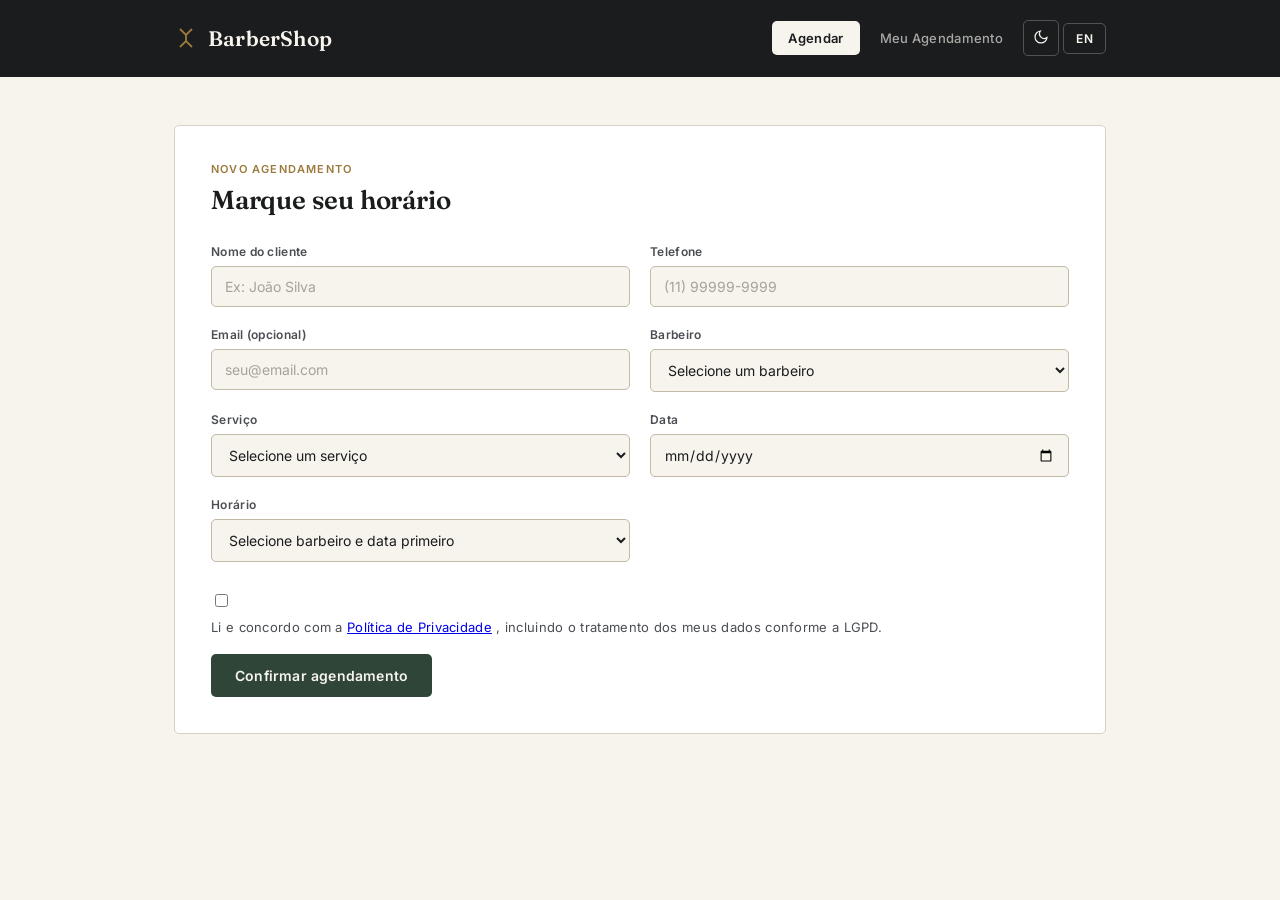
<file: templates/index.html>
<!DOCTYPE html>
<html lang="pt-BR">
<head>
  <meta charset="UTF-8" />
  <meta name="viewport" content="width=device-width, initial-scale=1.0" />
  <title>BarberShop</title>
  <link rel="stylesheet" href="/static/css/style.css" />
  <link rel="icon" type="image/x-icon" href="/static/favicon/favicon.ico" />
  <link rel="icon" type="image/png" sizes="16x16" href="/static/favicon/favicon-16x16.png" />
  <link rel="icon" type="image/png" sizes="32x32" href="/static/favicon/favicon-32x32.png" />
  <link rel="icon" type="image/png" sizes="48x48" href="/static/favicon/favicon-48x48.png" />
  <link rel="apple-touch-icon" sizes="180x180" href="/static/favicon/apple-touch-icon.png" />
  <link rel="icon" type="image/png" sizes="192x192" href="/static/favicon/android-chrome-192x192.png" />
  <link rel="icon" type="image/png" sizes="512x512" href="/static/favicon/android-chrome-512x512.png" />
</head>
<body>

  <header>
    <div class="header-inner">
      <div class="logo">
        <svg width="24" height="24" viewBox="0 0 24 24" fill="none" stroke="currentColor" stroke-width="1.8">
          <path d="M6 3l6 6 6-6"/>
          <path d="M6 21l6-6 6 6"/>
          <line x1="12" y1="9" x2="12" y2="15"/>
        </svg>
        <span data-i18n="brand_name">BarberShop</span>
      </div>
      <nav>
        <button class="nav-btn active" data-tab="agendar" onclick="mostrarAba('agendar', event)">
          <span data-i18n="nav_book">Agendar</span>
        </button>
        <button class="nav-btn" data-tab="meu-agendamento" onclick="mostrarAba('meu-agendamento', event)">
          <span data-i18n="nav_my_appointment">Meu Agendamento</span>
        </button>
        <button class="theme-btn" onclick="toggleTheme()" title="Modo claro/escuro">
          <span data-theme-icon></span>
        </button>
        <button class="lang-btn" onclick="toggleLang()" title="Mudar idioma / Change language">
          <span data-i18n-toggle-label>EN</span>
        </button>
      </nav>
    </div>
  </header>

  <main>

    <section id="aba-agendar" class="aba ativa">
      <div class="card">
        <span class="card-eyebrow" data-i18n="eyebrow_new">Novo agendamento</span>
        <h2 data-i18n="new_appointment_title">Marque seu horário</h2>

        <div class="form-grid">
          <div class="form-group">
            <label for="client_name" data-i18n="label_client_name">Nome do cliente</label>
            <input type="text" id="client_name" data-i18n-placeholder="placeholder_client_name" />
          </div>

          <div class="form-group">
            <label for="client_phone" data-i18n="label_phone">Telefone</label>
            <input type="tel" id="client_phone" data-i18n-placeholder="placeholder_phone" />
          </div>

          <div class="form-group">
            <label for="client_email" data-i18n="label_email">Email (opcional)</label>
            <input type="email" id="client_email" data-i18n-placeholder="placeholder_email" />
          </div>

          <div class="form-group">
            <label for="barber_id" data-i18n="label_barber">Barbeiro</label>
            <select id="barber_id">
              <option value="" data-i18n="placeholder_select_barber">Selecione um barbeiro</option>
            </select>
          </div>

          <div class="form-group">
            <label for="service_id" data-i18n="label_service">Serviço</label>
            <select id="service_id">
              <option value="" data-i18n="placeholder_select_service">Selecione um serviço</option>
            </select>
          </div>

          <div class="form-group">
            <label for="date" data-i18n="label_date">Data</label>
            <input type="date" id="date" />
          </div>

          <div class="form-group">
            <label for="time" data-i18n="label_time">Horário</label>
            <select id="time">
              <option value="" data-i18n="placeholder_select_date_first">Selecione barbeiro e data primeiro</option>
            </select>
          </div>
        </div>

        <div id="msg-form" class="msg" style="display:none"></div>
        <div id="confirmation-box" style="display:none; margin-bottom: 24px;"></div>

        <div class="form-group" style="display:flex;align-items:flex-start;gap:8px;margin-bottom:16px;">
          <input type="checkbox" id="consent_accepted" style="margin-top:4px;width:auto;flex-shrink:0;" />
          <label for="consent_accepted" style="font-size:13px;line-height:1.5;font-weight:400;">
            <span data-i18n="label_consent_prefix">Li e concordo com a</span>
            <a href="/privacidade" target="_blank" rel="noopener noreferrer" data-i18n="label_consent_link">Política de Privacidade</a>
            <span data-i18n="label_consent_suffix">, incluindo o tratamento dos meus dados conforme a LGPD.</span>
          </label>
        </div>

        <button class="btn-primary" onclick="bookAppointment()" data-i18n="btn_confirm_booking">
          Confirmar agendamento
        </button>
      </div>
    </section>

    <section id="aba-meu-agendamento" class="aba">
      <div class="card card-narrow" id="lookup-form-card">
        <span class="card-eyebrow" data-i18n="eyebrow_lookup">Consultar</span>
        <h2 data-i18n="my_appointment_title">Meu Agendamento</h2>

        <div class="form-group" style="margin-bottom: 16px;">
          <label for="lookup_phone" data-i18n="label_phone">Telefone</label>
          <input type="tel" id="lookup_phone" data-i18n-placeholder="placeholder_phone" />
        </div>

        <div class="form-group" style="margin-bottom: 20px;">
          <label for="lookup_code" data-i18n="label_confirmation_code">Código de confirmação</label>
          <input type="text" id="lookup_code" placeholder="Ex: A8F3" style="text-transform: uppercase;" />
        </div>

        <div id="msg-lookup" class="msg" style="display:none"></div>

        <button class="btn-primary" onclick="lookupAppointment()" data-i18n="btn_find_appointment">
          Buscar agendamento
        </button>
      </div>

      <div class="card" id="lookup-result-card" style="display:none;">
        <span class="card-eyebrow" data-i18n="eyebrow_found">Encontrado</span>
        <h2 data-i18n="my_appointment_title">Meu Agendamento</h2>
        <div id="lookup-result"></div>
        <button class="btn-text" onclick="resetLookup()" data-i18n="btn_search_another" style="margin-top: 20px;">
          Buscar outro agendamento
        </button>
      </div>
    </section>

  </main>
  <script src="/static/js/config.js"></script>
  <script src="/static/js/theme.js"></script>
  <script src="/static/js/i18n.js"></script>
  <script src="/static/js/public.js"></script>
</body>
</html>
</file>
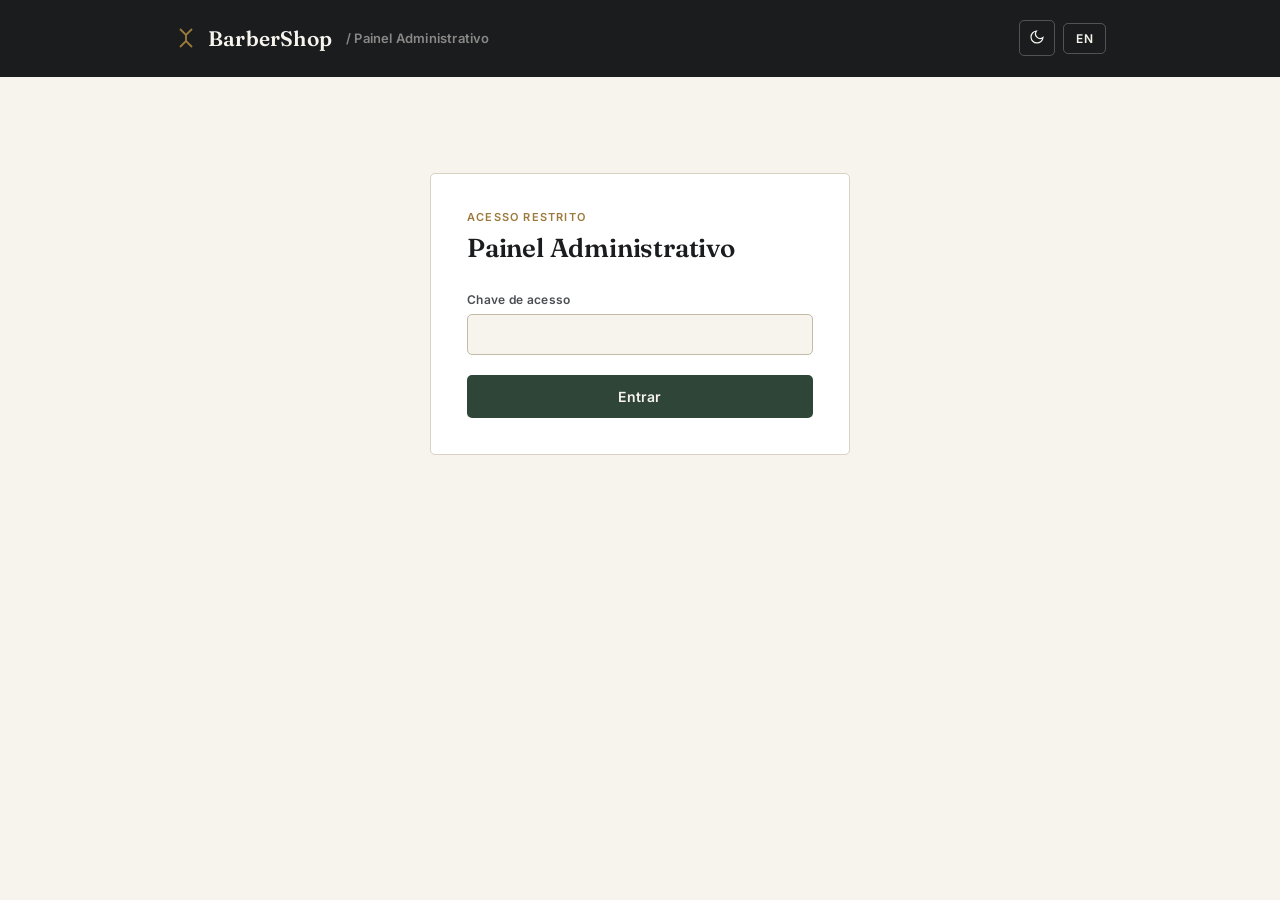
<file: templates/admin.html>
<!DOCTYPE html>
<html lang="pt-BR">
<head>
  <meta charset="UTF-8" />
  <meta name="viewport" content="width=device-width, initial-scale=1.0" />
  <title>BarberShop – Admin</title>
  <link rel="stylesheet" href="/static/css/style.css" />
  <link rel="icon" type="image/x-icon" href="/static/favicon/favicon.ico" />
  <link rel="icon" type="image/png" sizes="16x16" href="/static/favicon/favicon-16x16.png" />
  <link rel="icon" type="image/png" sizes="32x32" href="/static/favicon/favicon-32x32.png" />
  <link rel="icon" type="image/png" sizes="48x48" href="/static/favicon/favicon-48x48.png" />
  <link rel="apple-touch-icon" sizes="180x180" href="/static/favicon/apple-touch-icon.png" />
  <link rel="icon" type="image/png" sizes="192x192" href="/static/favicon/android-chrome-192x192.png" />
  <link rel="icon" type="image/png" sizes="512x512" href="/static/favicon/android-chrome-512x512.png" />
</head>
<body>
  <header>
    <div class="header-inner">
      <div class="logo">
        <svg width="24" height="24" viewBox="0 0 24 24" fill="none" stroke="currentColor" stroke-width="1.8">
          <path d="M6 3l6 6 6-6"/><path d="M6 21l6-6 6 6"/>
          <line x1="12" y1="9" x2="12" y2="15"/>
        </svg>
        <span data-i18n="brand_name">BarberShop</span>
        <span style="opacity:.5;font-size:13px;font-family:var(--font-body);margin-left:4px;">/ <span data-i18n="admin_title">Painel Administrativo</span></span>
      </div>
      <nav id="admin-nav" style="display:none">
        <button class="nav-btn active" data-tab="dashboard" onclick="mostrarAbaAdmin('dashboard',event)"><span data-i18n="tab_dashboard">Relatórios</span></button>
        <button class="nav-btn" data-tab="appointments-admin" onclick="mostrarAbaAdmin('appointments-admin',event)"><span data-i18n="tab_appointments_admin">Agendamentos</span></button>
        <button class="nav-btn" data-tab="barbers" onclick="mostrarAbaAdmin('barbers',event)"><span data-i18n="tab_barbers">Barbeiros</span></button>
        <button class="nav-btn" data-tab="services" onclick="mostrarAbaAdmin('services',event)"><span data-i18n="tab_services">Serviços</span></button>
        <button class="theme-btn" onclick="toggleTheme()"><span data-theme-icon></span></button>
        <button class="lang-btn" onclick="toggleLang()"><span data-i18n-toggle-label>EN</span></button>
      </nav>
      <div id="login-actions" style="display:flex;align-items:center;gap:8px;">
        <button class="theme-btn" onclick="toggleTheme()"><span data-theme-icon></span></button>
        <button class="lang-btn" onclick="toggleLang()"><span data-i18n-toggle-label>EN</span></button>
      </div>
    </div>
  </header>

  <main>
    <section id="tela-admin-login" class="aba ativa">
      <div class="card card-narrow">
        <span class="card-eyebrow" data-i18n="eyebrow_restricted_access">Acesso restrito</span>
        <h2 data-i18n="admin_title">Painel Administrativo</h2>
        <div class="form-group" style="margin-bottom:20px;">
          <label for="admin-key" data-i18n="admin_login_label">Chave de acesso</label>
          <input type="password" id="admin-key" />
        </div>
        <div id="msg-admin-login" class="msg" style="display:none"></div>
        <button class="btn-primary" onclick="adminLogin()" data-i18n="btn_login" style="width:100%;">Entrar</button>
      </div>
    </section>

    <section id="aba-dashboard" class="aba">
      <div class="card">
        <div class="agenda-header">
          <div>
            <span class="card-eyebrow" data-i18n="eyebrow_dashboard">Visão geral</span>
            <h2 data-i18n="tab_dashboard">Relatórios</h2>
          </div>
          <div style="display:flex;gap:10px;align-items:center;flex-wrap:wrap;">
            <input type="date" id="dashboard-start" />
            <span style="color:var(--ink-soft);font-size:13px;">—</span>
            <input type="date" id="dashboard-end" />
            <button class="btn-secondary" onclick="loadDashboard()" data-i18n="btn_apply_filter">Aplicar</button>
          </div>
        </div>
        <div id="dashboard-today" style="margin-bottom:24px;"></div>
        <div id="dashboard-content"><p class="vazio" data-i18n="dashboard_loading">Carregando...</p></div>
        <div id="dashboard-clients" style="margin-top:32px;"></div>
        <div id="dashboard-peak" style="margin-top:32px;"></div>
      </div>
    </section>

    <section id="aba-appointments-admin" class="aba">
      <div class="card">
        <span class="card-eyebrow" data-i18n="tab_appointments_admin">Lista</span>
        <h2 data-i18n="tab_appointments_admin">Agendamentos</h2>
        <div class="form-grid" style="margin-bottom:20px;">
          <div class="form-group">
            <label data-i18n="label_filter_date">Data</label>
            <input type="date" id="filter-appt-date" />
          </div>
          <div class="form-group">
            <label data-i18n="label_filter_barber">Barbeiro</label>
            <select id="filter-appt-barber"></select>
          </div>
          <div class="form-group">
            <label data-i18n="label_filter_status">Status</label>
            <select id="filter-appt-status">
              <option value="" data-i18n="all_statuses">Todos os status</option>
              <option value="scheduled" data-i18n="status_scheduled">Agendado</option>
              <option value="completed" data-i18n="status_completed">Concluído</option>
              <option value="cancelled" data-i18n="status_cancelled">Cancelado</option>
            </select>
          </div>
        </div>
        <button class="btn-secondary" onclick="loadAdminAppointments()" data-i18n="btn_apply_filter">Aplicar</button>
        <div id="lista-appointments-admin" style="margin-top:24px;"></div>
      </div>
    </section>

    <section id="aba-barbers" class="aba">
      <div class="card">
        <span class="card-eyebrow" data-i18n="tab_barbers">Equipe</span>
        <h2 data-i18n="tab_barbers">Barbeiros</h2>
        <div class="form-grid">
          <div class="form-group"><label data-i18n="label_name">Nome</label><input type="text" id="new-barber-name" /></div>
          <div class="form-group"><label data-i18n="label_email_login">Email</label><input type="email" id="new-barber-email" /></div>
          <div class="form-group"><label data-i18n="label_phone">Telefone</label><input type="tel" id="new-barber-phone" /></div>
          <div class="form-group"><label data-i18n="label_password">Senha</label><input type="password" id="new-barber-password" /></div>
        </div>
        <div id="msg-new-barber" class="msg" style="display:none"></div>
        <button class="btn-primary" onclick="createBarber()" data-i18n="btn_add_barber">Adicionar barbeiro</button>
        <hr class="divider" />
        <div id="lista-barbers"></div>
      </div>
    </section>

    <section id="aba-services" class="aba">
      <div class="card">
        <span class="card-eyebrow" data-i18n="tab_services">Catálogo</span>
        <h2 data-i18n="tab_services">Serviços</h2>
        <div class="form-grid">
          <div class="form-group"><label data-i18n="label_name">Nome</label><input type="text" id="new-service-name" /></div>
          <div class="form-group"><label data-i18n="label_price">Preço</label><input type="number" step="0.01" id="new-service-price" /></div>
          <div class="form-group"><label data-i18n="label_duration">Duração (min)</label><input type="number" id="new-service-duration" value="30" /></div>
        </div>
        <div id="msg-new-service" class="msg" style="display:none"></div>
        <button class="btn-primary" onclick="createService()" data-i18n="btn_add_service">Adicionar serviço</button>
        <hr class="divider" />
        <div id="lista-services"></div>
      </div>
    </section>
  </main>
  <script src="/static/js/config.js"></script>
  <script src="/static/js/theme.js"></script>
  <script src="/static/js/i18n.js"></script>
  <script src="/static/js/admin.js"></script>
</body>
</html>
</file>
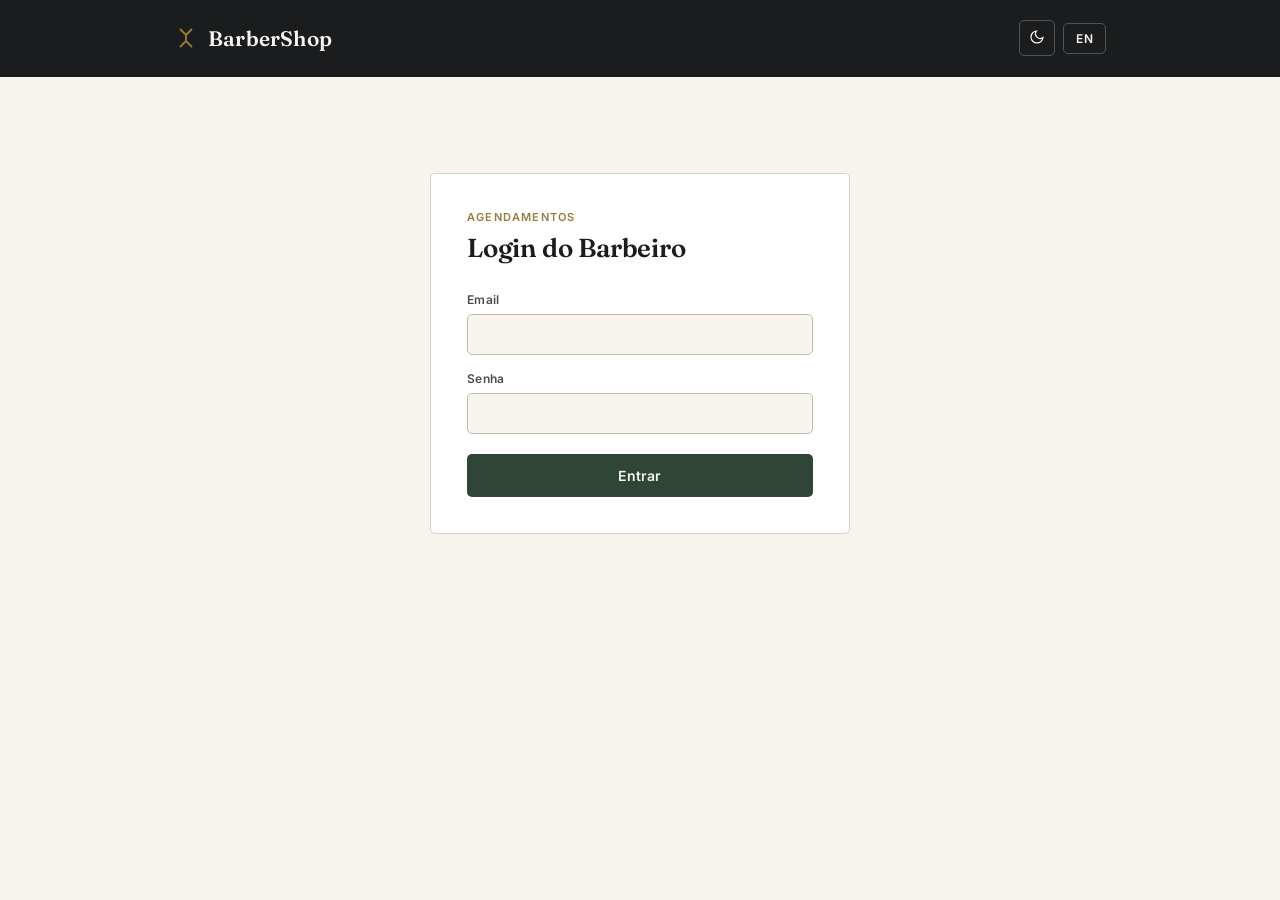
<file: templates/barber.html>
<!DOCTYPE html>
<html lang="pt-BR">
<head>
  <meta charset="UTF-8" />
  <meta name="viewport" content="width=device-width, initial-scale=1.0" />
  <title>BarberShop – Barber Area</title>
  <link rel="stylesheet" href="/static/css/style.css" />
  <link rel="icon" type="image/x-icon" href="/static/favicon/favicon.ico" />
  <link rel="icon" type="image/png" sizes="16x16" href="/static/favicon/favicon-16x16.png" />
  <link rel="icon" type="image/png" sizes="32x32" href="/static/favicon/favicon-32x32.png" />
  <link rel="icon" type="image/png" sizes="48x48" href="/static/favicon/favicon-48x48.png" />
  <link rel="apple-touch-icon" sizes="180x180" href="/static/favicon/apple-touch-icon.png" />
  <link rel="icon" type="image/png" sizes="192x192" href="/static/favicon/android-chrome-192x192.png" />
  <link rel="icon" type="image/png" sizes="512x512" href="/static/favicon/android-chrome-512x512.png" />
</head>
<body>

  <header>
    <div class="header-inner">
      <div class="logo">
        <svg width="24" height="24" viewBox="0 0 24 24" fill="none" stroke="currentColor" stroke-width="1.8">
          <path d="M6 3l6 6 6-6"/>
          <path d="M6 21l6-6 6 6"/>
          <line x1="12" y1="9" x2="12" y2="15"/>
        </svg>
        <span data-i18n="brand_name">BarberShop</span>
      </div>
      <nav id="barber-nav" style="display:none">
        <button class="nav-btn active" data-tab="appointments" onclick="mostrarAbaBarbeiro('appointments', event)">
          <span data-i18n="tab_appointments">Agendamentos</span>
        </button>
        <button class="nav-btn" data-tab="my-schedule" onclick="mostrarAbaBarbeiro('my-schedule', event)">
          <span data-i18n="tab_my_schedule">Meus Horários</span>
        </button>
        <button class="nav-btn" data-tab="time-off" onclick="mostrarAbaBarbeiro('time-off', event)">
          <span data-i18n="tab_time_off">Folgas</span>
        </button>
        <button class="nav-btn" onclick="logout()">
          <span data-i18n="btn_logout">Sair</span>
        </button>
        <button class="theme-btn" onclick="toggleTheme()" title="Modo claro/escuro">
          <span data-theme-icon></span>
        </button>
        <button class="lang-btn" onclick="toggleLang()" title="Mudar idioma / Change language">
          <span data-i18n-toggle-label>EN</span>
        </button>
      </nav>
      <div id="login-actions" style="display:flex; align-items:center; gap:8px;">
        <button class="theme-btn" onclick="toggleTheme()" title="Modo claro/escuro">
          <span data-theme-icon></span>
        </button>
        <button class="lang-btn" id="lang-btn-login" onclick="toggleLang()" title="Mudar idioma / Change language">
          <span data-i18n-toggle-label>EN</span>
        </button>
      </div>
    </div>
  </header>

  <main>

    <!-- Login screen -->
    <section id="tela-login" class="aba ativa">
      <div class="card card-narrow">
        <span class="card-eyebrow" data-i18n="tab_appointments">Área do barbeiro</span>
        <h2 data-i18n="barber_login_title">Login do Barbeiro</h2>

        <div class="form-group" style="margin-bottom: 16px;">
          <label for="login-email" data-i18n="label_email_login">Email</label>
          <input type="email" id="login-email" />
        </div>

        <div class="form-group" style="margin-bottom: 20px;">
          <label for="login-password" data-i18n="label_password">Senha</label>
          <input type="password" id="login-password" />
        </div>

        <div id="msg-login" class="msg" style="display:none"></div>

        <button class="btn-primary" onclick="login()" data-i18n="btn_login" style="width: 100%;">Entrar</button>
      </div>
    </section>

    <!-- Dashboard: Appointments -->
    <section id="aba-appointments" class="aba">
      <div class="card">
        <div class="agenda-header">
          <div>
            <span class="card-eyebrow" data-i18n="tab_appointments">Agendamentos</span>
            <h2 data-i18n="barber_dashboard_title">Minha Agenda</h2>
          </div>
          <input type="date" id="filtro-data-barbeiro" onchange="loadMyAppointments()" />
        </div>
        <div id="lista-appointments-barbeiro">
          <p class="vazio" data-i18n="agenda_empty">Selecione uma data para ver os agendamentos.</p>
        </div>
      </div>
    </section>

    <!-- Dashboard: My Schedules -->
    <section id="aba-my-schedule" class="aba">
      <div class="card">
        <span class="card-eyebrow" data-i18n="tab_my_schedule">Configuração</span>
        <h2 data-i18n="tab_my_schedule">Meus Horários</h2>
        <div id="grade-horarios"></div>
        <button class="btn-primary" onclick="saveSchedule()" data-i18n="btn_save_schedule" style="margin-top: 24px;">
          Salvar grade de horários
        </button>
      </div>
    </section>

    <!-- Panel: Time Off -->
    <section id="aba-time-off" class="aba">
      <div class="card">
        <span class="card-eyebrow" data-i18n="tab_time_off">Bloqueios</span>
        <h2 data-i18n="tab_time_off">Folgas</h2>

        <div class="form-grid">
          <div class="form-group">
            <label for="timeoff-date" data-i18n="label_date">Data</label>
            <input type="date" id="timeoff-date" />
          </div>
          <div class="form-group">
            <label for="timeoff-start" data-i18n="label_start_time">Início</label>
            <input type="time" id="timeoff-start" />
          </div>
          <div class="form-group">
            <label for="timeoff-end" data-i18n="label_end_time">Fim</label>
            <input type="time" id="timeoff-end" />
          </div>
          <div class="form-group">
            <label for="timeoff-reason" data-i18n="label_reason">Motivo (opcional)</label>
            <input type="text" id="timeoff-reason" />
          </div>
        </div>

        <button class="btn-primary" onclick="addTimeOff()" data-i18n="btn_add_time_off">
          Adicionar folga
        </button>

        <div id="lista-time-off" style="margin-top: 28px"></div>
      </div>
    </section>

  </main>
  <script src="/static/js/config.js"></script>
  <script src="/static/js/theme.js"></script>
  <script src="/static/js/i18n.js"></script>
  <script src="/static/js/barber.js"></script>
</body>
</html>
</file>
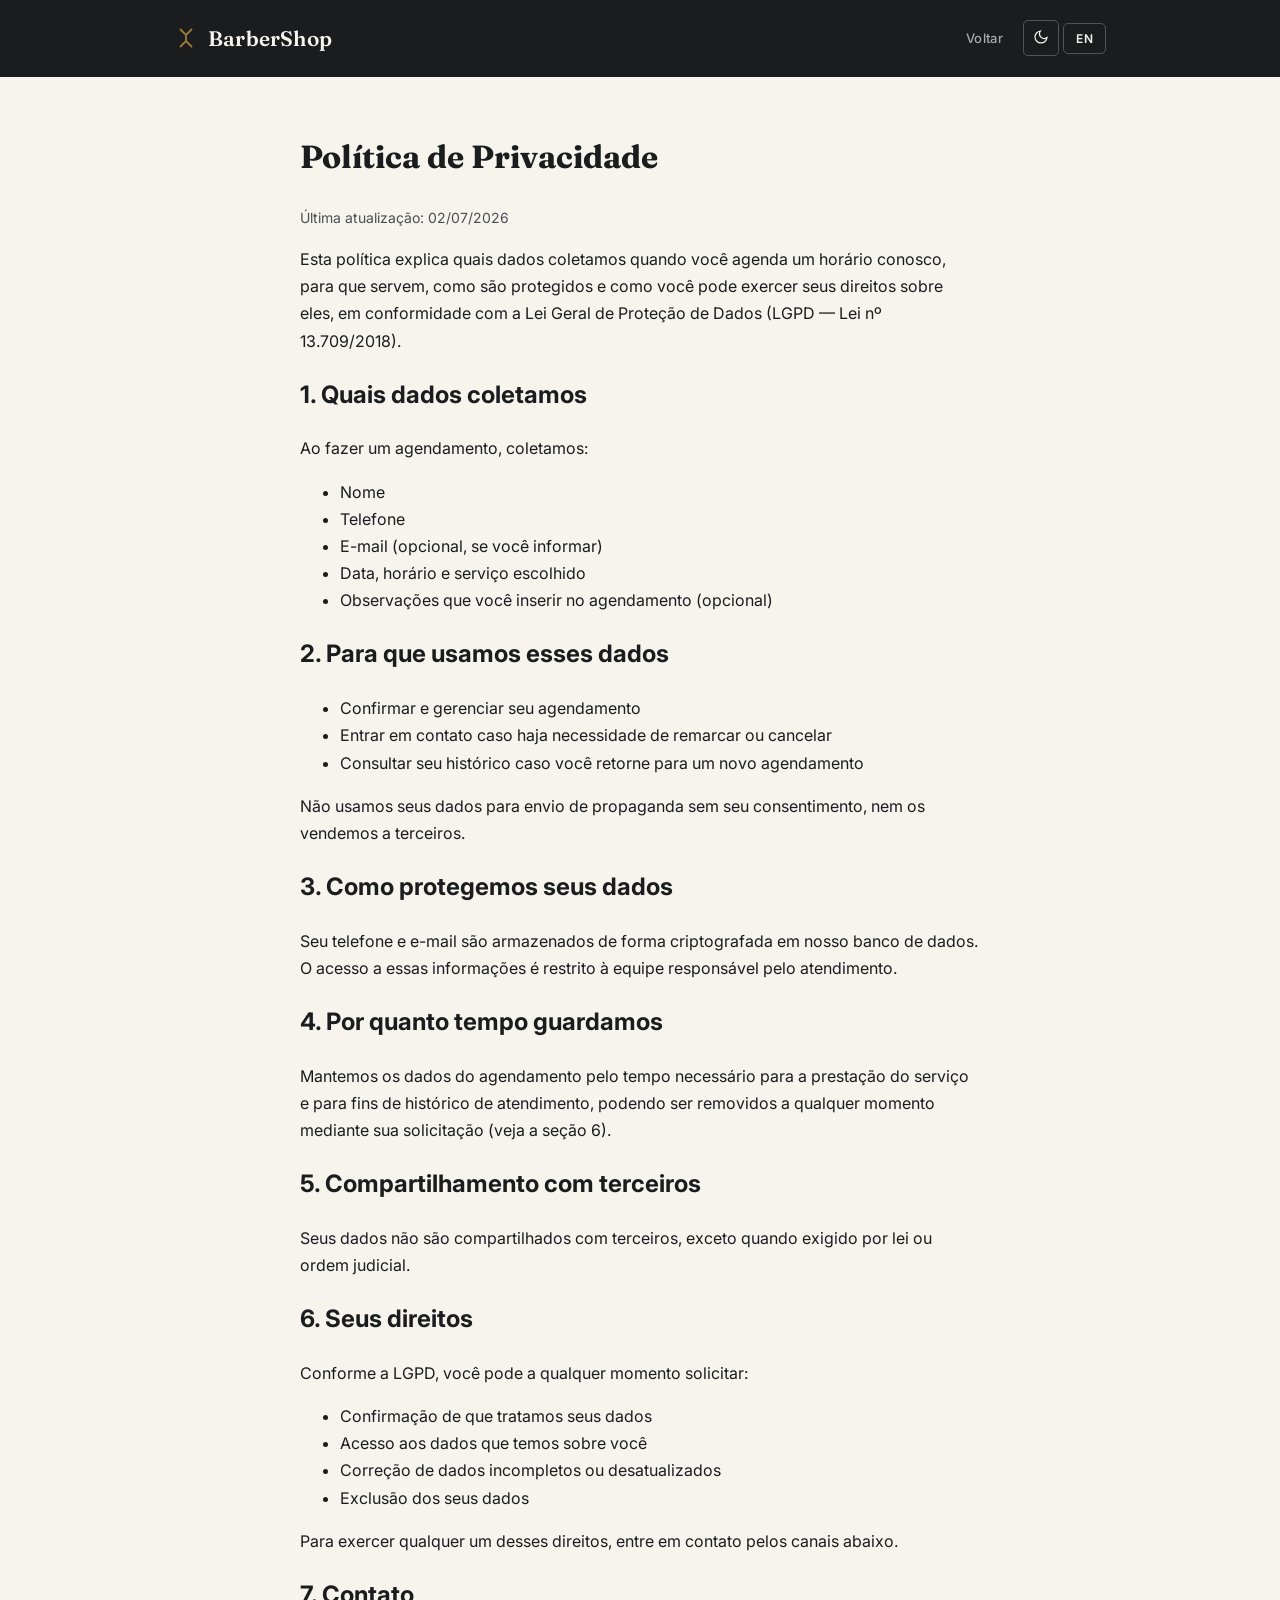
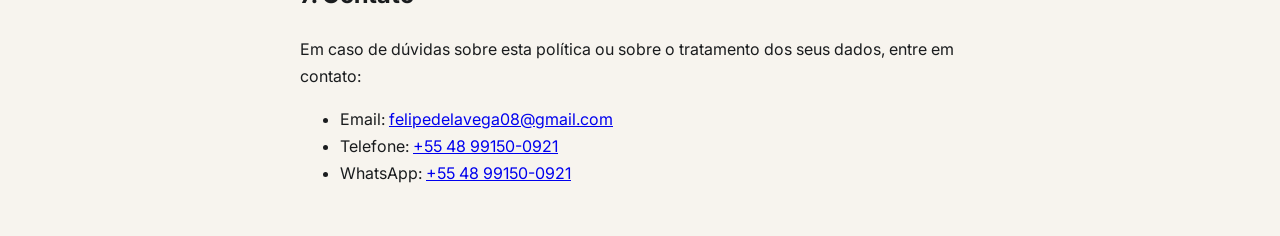
<file: templates/privacy.html>
<!DOCTYPE html>
<html lang="pt-BR">
<head>
  <meta charset="UTF-8" />
  <meta name="viewport" content="width=device-width, initial-scale=1.0" />
  <title>Política de Privacidade — BarberShop</title>
  <link rel="stylesheet" href="/static/css/style.css" />
  <link rel="icon" type="image/x-icon" href="/static/favicon/favicon.ico" />
  <link rel="icon" type="image/png" sizes="16x16" href="/static/favicon/favicon-16x16.png" />
  <link rel="icon" type="image/png" sizes="32x32" href="/static/favicon/favicon-32x32.png" />
  <link rel="icon" type="image/png" sizes="48x48" href="/static/favicon/favicon-48x48.png" />
  <link rel="apple-touch-icon" sizes="180x180" href="/static/favicon/apple-touch-icon.png" />
  <link rel="icon" type="image/png" sizes="192x192" href="/static/favicon/android-chrome-192x192.png" />
  <link rel="icon" type="image/png" sizes="512x512" href="/static/favicon/android-chrome-512x512.png" />
</head>
<body>

  <header>
    <div class="header-inner">
      <div class="logo">
        <svg width="24" height="24" viewBox="0 0 24 24" fill="none" stroke="currentColor" stroke-width="1.8">
          <path d="M6 3l6 6 6-6"/>
          <path d="M6 21l6-6 6 6"/>
          <line x1="12" y1="9" x2="12" y2="15"/>
        </svg>
        <span data-i18n="brand_name">BarberShop</span>
      </div>
      <nav>
        <a href="/" class="nav-btn" style="text-decoration:none;"><span data-i18n="privacy_back">Voltar</span></a>
        <button class="theme-btn" onclick="toggleTheme()" title="Modo claro/escuro">
          <span data-theme-icon></span>
        </button>
        <button class="lang-btn" onclick="toggleLang()" title="Mudar idioma / Change language">
          <span data-i18n-toggle-label>EN</span>
        </button>
      </nav>
    </div>
  </header>

  <main style="max-width:720px;margin:0 auto;padding:32px 20px;line-height:1.7;">
    <h1 style="font-family:var(--font-display);" data-i18n="privacy_title">Política de Privacidade</h1>
    <p style="color:var(--ink-soft);font-size:14px;" data-i18n="privacy_updated">Última atualização: 02/07/2026</p>

    <p data-i18n="privacy_intro">
      Esta política explica quais dados coletamos quando você agenda um horário
      conosco, para que servem, como são protegidos e como você pode exercer
      seus direitos sobre eles, em conformidade com a Lei Geral de Proteção de
      Dados (LGPD — Lei nº 13.709/2018).
    </p>

    <h2 data-i18n="privacy_s1_title">1. Quais dados coletamos</h2>
    <p data-i18n="privacy_s1_intro">Ao fazer um agendamento, coletamos:</p>
    <ul>
      <li data-i18n="privacy_s1_li1">Nome</li>
      <li data-i18n="privacy_s1_li2">Telefone</li>
      <li data-i18n="privacy_s1_li3">E-mail (opcional, se você informar)</li>
      <li data-i18n="privacy_s1_li4">Data, horário e serviço escolhido</li>
      <li data-i18n="privacy_s1_li5">Observações que você inserir no agendamento (opcional)</li>
    </ul>

    <h2 data-i18n="privacy_s2_title">2. Para que usamos esses dados</h2>
    <ul>
      <li data-i18n="privacy_s2_li1">Confirmar e gerenciar seu agendamento</li>
      <li data-i18n="privacy_s2_li2">Entrar em contato caso haja necessidade de remarcar ou cancelar</li>
      <li data-i18n="privacy_s2_li3">Consultar seu histórico caso você retorne para um novo agendamento</li>
    </ul>
    <p data-i18n="privacy_s2_note">Não usamos seus dados para envio de propaganda sem seu consentimento, nem os vendemos a terceiros.</p>

    <h2 data-i18n="privacy_s3_title">3. Como protegemos seus dados</h2>
    <p data-i18n="privacy_s3_text">
      Seu telefone e e-mail são armazenados de forma criptografada em nosso
      banco de dados. O acesso a essas informações é restrito à equipe
      responsável pelo atendimento.
    </p>

    <h2 data-i18n="privacy_s4_title">4. Por quanto tempo guardamos</h2>
    <p data-i18n="privacy_s4_text">
      Mantemos os dados do agendamento pelo tempo necessário para a prestação
      do serviço e para fins de histórico de atendimento, podendo ser
      removidos a qualquer momento mediante sua solicitação (veja a seção 6).
    </p>

    <h2 data-i18n="privacy_s5_title">5. Compartilhamento com terceiros</h2>
    <p data-i18n="privacy_s5_text">
      Seus dados não são compartilhados com terceiros, exceto quando exigido
      por lei ou ordem judicial.
    </p>

    <h2 data-i18n="privacy_s6_title">6. Seus direitos</h2>
    <p data-i18n="privacy_s6_intro">Conforme a LGPD, você pode a qualquer momento solicitar:</p>
    <ul>
      <li data-i18n="privacy_s6_li1">Confirmação de que tratamos seus dados</li>
      <li data-i18n="privacy_s6_li2">Acesso aos dados que temos sobre você</li>
      <li data-i18n="privacy_s6_li3">Correção de dados incompletos ou desatualizados</li>
      <li data-i18n="privacy_s6_li4">Exclusão dos seus dados</li>
    </ul>
    <p data-i18n="privacy_s6_note">Para exercer qualquer um desses direitos, entre em contato pelos canais abaixo.</p>

    <h2 data-i18n="privacy_s7_title">7. Contato</h2>
    <p data-i18n="privacy_s7_text">Em caso de dúvidas sobre esta política ou sobre o tratamento dos seus dados, entre em contato:</p>
    <ul>
      <li>Email: <a href="mailto:felipedelavega08@gmail.com">felipedelavega08@gmail.com</a></li>
      <li>Telefone: <a href="tel:+5548991500921">+55 48 99150-0921</a></li>
      <li>WhatsApp: <a href="https://wa.me/5548991500921" target="_blank" rel="noopener noreferrer">+55 48 99150-0921</a></li>
    </ul>
  </main>

  <script src="/static/js/config.js"></script>
  <script src="/static/js/theme.js"></script>
  <script src="/static/js/i18n.js"></script>
</body>
</html>
</file>
<file: static/css/style.css>
/* ==========================================================
   BarberShop – Design System
   Inspired by tailoring and barbershop service cards
   : paper, ink, brass, classic ruled lines.
   ========================================================== */

@import url('https://fonts.googleapis.com/css2?family=Fraunces:ital,opsz,wght@0,9..144,300..700;1,9..144,400..600&family=Inter:wght@400;500;600;700&display=swap');

:root {
  /* Color — light theme (default) */
  --ink: #1A1C1E;
  --ink-soft: #4A4D52;
  --paper: #F7F4EE;
  --paper-raised: #FFFFFF;
  --brass: #9C7A3C;
  --brass-soft: rgba(156, 122, 60, 0.12);
  --ledger: #2F4538;
  --ledger-hover: #243A2D;
  --line: #D9D2C4;
  --line-strong: #C2B9A6;
  --rust: #9A3324;
  --rust-soft: rgba(154, 51, 36, 0.1);

  /* Tipografy */
  --font-display: 'Fraunces', serif;
  --font-body: 'Inter', sans-serif;

  /* Layout */
  --radius: 5px;
  --container: 980px;
}

[data-theme="dark"] {
  --ink: #F2EFE9;
  --ink-soft: #B5AFA3;
  --paper: #15161A;
  --paper-raised: #1E2024;
  --brass: #C9A565;
  --brass-soft: rgba(201, 165, 101, 0.14);
  --ledger: #5B9C82;
  --ledger-hover: #74B89C;
  --line: #34363B;
  --line-strong: #45474D;
  --rust: #D9684F;
  --rust-soft: rgba(217, 104, 79, 0.14);
}

[data-theme="dark"] header {
  background: #0E0F12;
  border-bottom-color: #0E0F12;
}

[data-theme="dark"] .logo { color: var(--ink); }

[data-theme="dark"] .nav-btn { color: rgba(242, 239, 233, 0.6); }
[data-theme="dark"] .nav-btn:hover { color: var(--ink); background: rgba(255,255,255,0.05); }
[data-theme="dark"] .nav-btn.active { color: #0E0F12; background: var(--ink); }

[data-theme="dark"] .lang-btn,
[data-theme="dark"] .theme-btn {
  border-color: rgba(242, 239, 233, 0.2);
  color: var(--ink);
}

[data-theme="dark"] .msg.sucesso {
  background: rgba(91, 156, 130, 0.12);
  color: var(--ledger-hover);
}

[data-theme="dark"] .msg.erro {
  background: rgba(217, 104, 79, 0.14);
  color: var(--rust);
}

[data-theme="dark"] .confirmation-code {
  background: #0E0F12;
}

[data-theme="dark"] .confirmation-code .code-label {
  color: rgba(242, 239, 233, 0.55);
}

body {
  margin: 0;
  font-family: var(--font-body);
  background: var(--paper);
  color: var(--ink);
  min-height: 100vh;
  -webkit-font-smoothing: antialiased;
  transition: background-color 0.2s ease, color 0.2s ease;
}

* { box-sizing: border-box; }

html { scroll-behavior: smooth; }

::selection { background: var(--brass-soft); }

/* ---------- Header ---------- */

header {
  background: var(--ink);
  border-bottom: 1px solid var(--ink);
}

.header-inner {
  max-width: var(--container);
  margin: 0 auto;
  display: flex;
  align-items: center;
  justify-content: space-between;
  padding: 20px 24px;
}

.logo {
  display: flex;
  align-items: center;
  gap: 10px;
  font-family: var(--font-display);
  font-size: 21px;
  font-weight: 600;
  letter-spacing: 0.2px;
  color: var(--paper);
}

.logo svg { color: var(--brass); flex-shrink: 0; }

nav {
  display: flex;
  align-items: center;
  gap: 4px;
}

.nav-btn {
  background: transparent;
  border: none;
  color: rgba(247, 244, 238, 0.65);
  font-family: var(--font-body);
  font-size: 13px;
  font-weight: 500;
  letter-spacing: 0.3px;
  padding: 9px 16px;
  border-radius: var(--radius);
  cursor: pointer;
  transition: all 0.15s ease;
}

.nav-btn:hover { color: var(--paper); background: rgba(255, 255, 255, 0.06); }
.nav-btn.active { color: var(--ink); background: var(--paper); font-weight: 600; }

.lang-btn {
  display: flex;
  align-items: center;
  gap: 6px;
  background: transparent;
  border: 1px solid rgba(247, 244, 238, 0.25);
  color: var(--paper);
  font-family: var(--font-body);
  font-size: 12px;
  font-weight: 600;
  letter-spacing: 0.5px;
  padding: 7px 12px;
  border-radius: var(--radius);
  cursor: pointer;
  transition: all 0.15s ease;
}

.lang-btn:hover { border-color: var(--brass); color: var(--brass); }

.theme-btn {
  display: flex;
  align-items: center;
  justify-content: center;
  background: transparent;
  border: 1px solid rgba(247, 244, 238, 0.25);
  color: var(--paper);
  width: 36px;
  height: 36px;
  border-radius: var(--radius);
  cursor: pointer;
  transition: all 0.15s ease;
}

.theme-btn:hover { border-color: var(--brass); color: var(--brass); }
.theme-btn svg { width: 16px; height: 16px; }

/* ---------- Principal Layout ---------- */

main {
  max-width: var(--container);
  margin: 0 auto;
  padding: 48px 24px 80px;
}

.aba { display: none; }
.aba.ativa { display: block; animation: fadeIn 0.25s ease; }

@keyframes fadeIn {
  from { opacity: 0; transform: translateY(4px); }
  to { opacity: 1; transform: translateY(0); }
}

.card {
  background: var(--paper-raised);
  border: 1px solid var(--line);
  border-radius: var(--radius);
  padding: 36px;
}

.card-narrow {
  max-width: 420px;
  margin: 48px auto;
}

.card h2 {
  margin: 0 0 28px;
  font-family: var(--font-display);
  font-size: 26px;
  font-weight: 600;
  letter-spacing: -0.2px;
}

.card-eyebrow {
  font-family: var(--font-body);
  font-size: 11px;
  font-weight: 600;
  letter-spacing: 1.2px;
  text-transform: uppercase;
  color: var(--brass);
  margin: 0 0 8px;
  display: block;
}

/* ---------- Forms ---------- */

.form-grid {
  display: grid;
  grid-template-columns: repeat(2, 1fr);
  gap: 20px;
  margin-bottom: 28px;
}

@media (max-width: 600px) {
  .form-grid { grid-template-columns: 1fr; }
}

.form-group { display: flex; flex-direction: column; gap: 7px; }

.form-group label {
  font-size: 12px;
  font-weight: 600;
  letter-spacing: 0.3px;
  color: var(--ink-soft);
}

input, select {
  background: var(--paper);
  border: 1px solid var(--line-strong);
  color: var(--ink);
  padding: 11px 13px;
  border-radius: var(--radius);
  font-family: var(--font-body);
  font-size: 14px;
  outline: none;
  transition: border-color 0.15s ease, box-shadow 0.15s ease;
}

input::placeholder { color: #A8A199; }

input:focus, select:focus {
  border-color: var(--ledger);
  box-shadow: 0 0 0 3px rgba(47, 69, 56, 0.1);
}

/* ---------- Buttons ---------- */

.btn-primary {
  background: var(--ledger);
  color: var(--paper);
  border: none;
  font-family: var(--font-body);
  font-size: 14px;
  font-weight: 600;
  letter-spacing: 0.2px;
  padding: 13px 24px;
  border-radius: var(--radius);
  cursor: pointer;
  transition: background 0.15s ease;
}

.btn-primary:hover { background: var(--ledger-hover); }

.btn-secondary {
  background: transparent;
  border: 1px solid var(--line-strong);
  color: var(--ink);
  font-family: var(--font-body);
  font-size: 14px;
  font-weight: 600;
  padding: 13px 24px;
  border-radius: var(--radius);
  cursor: pointer;
  transition: all 0.15s ease;
}

.btn-secondary:hover { border-color: var(--ink); }

.btn-text {
  background: transparent;
  border: none;
  color: var(--ledger);
  font-family: var(--font-body);
  font-size: 13px;
  font-weight: 600;
  cursor: pointer;
  padding: 0;
  text-decoration: underline;
  text-decoration-color: transparent;
  transition: text-decoration-color 0.15s ease;
}

.btn-text:hover { text-decoration-color: var(--ledger); }

.btn-icon {
  background: transparent;
  border: 1px solid var(--line-strong);
  border-radius: var(--radius);
  width: 36px;
  height: 36px;
  display: inline-flex;
  align-items: center;
  justify-content: center;
  cursor: pointer;
  color: var(--ink-soft);
  transition: all 0.15s ease;
}

.btn-icon svg { width: 16px; height: 16px; }
.btn-icon.edit:hover { color: var(--ledger); border-color: var(--ledger); }
.btn-icon.del:hover { color: var(--rust); border-color: var(--rust); }

/* ---------- Menssages ---------- */

.msg {
  padding: 12px 16px;
  border-radius: var(--radius);
  font-size: 13px;
  font-weight: 500;
  margin-bottom: 20px;
  border-left: 3px solid transparent;
}

.msg.sucesso { background: rgba(47, 69, 56, 0.08); color: var(--ledger); border-left-color: var(--ledger); }
.msg.erro { background: var(--rust-soft); color: var(--rust); border-left-color: var(--rust); }

/* ---------- Appointment schedule / client record cards ---------- */

.agenda-header {
  display: flex;
  align-items: center;
  justify-content: space-between;
  margin-bottom: 28px;
  flex-wrap: wrap;
  gap: 14px;
}

.agenda-header h2 { margin: 0; }

.vazio {
  color: var(--ink-soft);
  font-size: 14px;
  padding: 32px 0;
  text-align: center;
  border-top: 1px solid var(--line);
}

/* Service ticket: the product's visual signature.
   We treat each appointment as a numbered ticket, in the spirit
   of the queue numbers used in traditional barbershops. */

.ficha {
  display: flex;
  align-items: center;
  gap: 20px;
  padding: 18px 4px;
  border-bottom: 1px solid var(--line);
}

.ficha:last-child { border-bottom: none; }

.ficha-numero {
  font-family: var(--font-display);
  font-style: italic;
  font-size: 22px;
  font-weight: 500;
  color: var(--brass);
  min-width: 64px;
  text-align: center;
}

.ficha-numero small {
  display: block;
  font-family: var(--font-body);
  font-style: normal;
  font-size: 10px;
  font-weight: 600;
  letter-spacing: 0.5px;
  color: var(--ink-soft);
  text-transform: uppercase;
}

.ficha-info {
  display: flex;
  flex-direction: column;
  flex: 1;
  gap: 3px;
  min-width: 0;
}

.ficha-info strong { font-size: 15px; font-weight: 600; }
.ficha-info span { font-size: 13px; color: var(--ink-soft); }
.ficha-meta {
  display: flex;
  flex-wrap: wrap;
  gap: 12px;
  font-size: 12px;
  color: var(--ink-soft);
  margin-top: 2px;
}

.ficha-acoes { display: flex; gap: 8px; flex-shrink: 0; }

.status-tag {
  font-size: 10px;
  font-weight: 700;
  letter-spacing: 0.6px;
  padding: 4px 9px;
  border-radius: 100px;
  text-transform: uppercase;
  width: fit-content;
}

.status-scheduled { background: var(--brass-soft); color: var(--brass); }
.status-completed { background: rgba(47, 69, 56, 0.1); color: var(--ledger); }
.status-cancelled { background: var(--rust-soft); color: var(--rust); }

/* ---------- Confirmation Code ---------- */

.confirmation-code {
  display: inline-flex;
  align-items: baseline;
  gap: 8px;
  background: var(--ink);
  color: var(--paper);
  padding: 14px 20px;
  border-radius: var(--radius);
  margin: 4px 0 0;
}

.confirmation-code .code-label {
  font-size: 11px;
  font-weight: 600;
  letter-spacing: 0.8px;
  text-transform: uppercase;
  color: rgba(247, 244, 238, 0.6);
}

.confirmation-code .code-value {
  font-family: var(--font-display);
  font-style: italic;
  font-size: 22px;
  font-weight: 600;
  letter-spacing: 1px;
  color: var(--brass);
}

/* ---------- Shedule ---------- */

.schedule-row {
  display: flex;
  align-items: center;
  gap: 14px;
  padding: 14px 0;
  border-bottom: 1px solid var(--line);
}

.schedule-row:last-child { border-bottom: none; }

.schedule-row label.weekday-label {
  width: 110px;
  font-size: 13px;
  font-weight: 600;
  color: var(--ink);
}

.schedule-row input[type="checkbox"] {
  width: 17px;
  height: 17px;
  accent-color: var(--ledger);
}

.schedule-row input[type="time"] { width: 115px; }
.schedule-row input[type="number"] { width: 64px; }

/* ---------- Admin list's ---------- */

.list-row {
  display: flex;
  align-items: center;
  justify-content: space-between;
  gap: 14px;
  padding: 16px 4px;
  border-bottom: 1px solid var(--line);
}

.list-row:last-child { border-bottom: none; }

.list-row-info { display: flex; flex-direction: column; gap: 3px; }
.list-row-info strong { font-size: 14px; font-weight: 600; }
.list-row-info span { font-size: 12px; color: var(--ink-soft); }
.list-row-actions { display: flex; gap: 8px; flex-shrink: 0; }

/* ---------- Utilitary's ---------- */

.divider {
  border: none;
  border-top: 1px solid var(--line);
  margin: 32px 0;
}

.section-tabs {
  display: flex;
  gap: 4px;
  margin-bottom: 28px;
  border-bottom: 1px solid var(--line);
}

.section-tab {
  background: transparent;
  border: none;
  font-family: var(--font-body);
  font-size: 13px;
  font-weight: 600;
  color: var(--ink-soft);
  padding: 10px 4px;
  margin-right: 24px;
  cursor: pointer;
  border-bottom: 2px solid transparent;
  transition: all 0.15s ease;
}

.section-tab:hover { color: var(--ink); }
.section-tab.active { color: var(--ink); border-bottom-color: var(--brass); }

/* ---------- Accessibility ---------- */

button:focus-visible, input:focus-visible, select:focus-visible {
  outline: 2px solid var(--ledger);
  outline-offset: 2px;
}

@media (prefers-reduced-motion: reduce) {
  * { animation-duration: 0.01ms !important; transition-duration: 0.01ms !important; }
}
</file>
